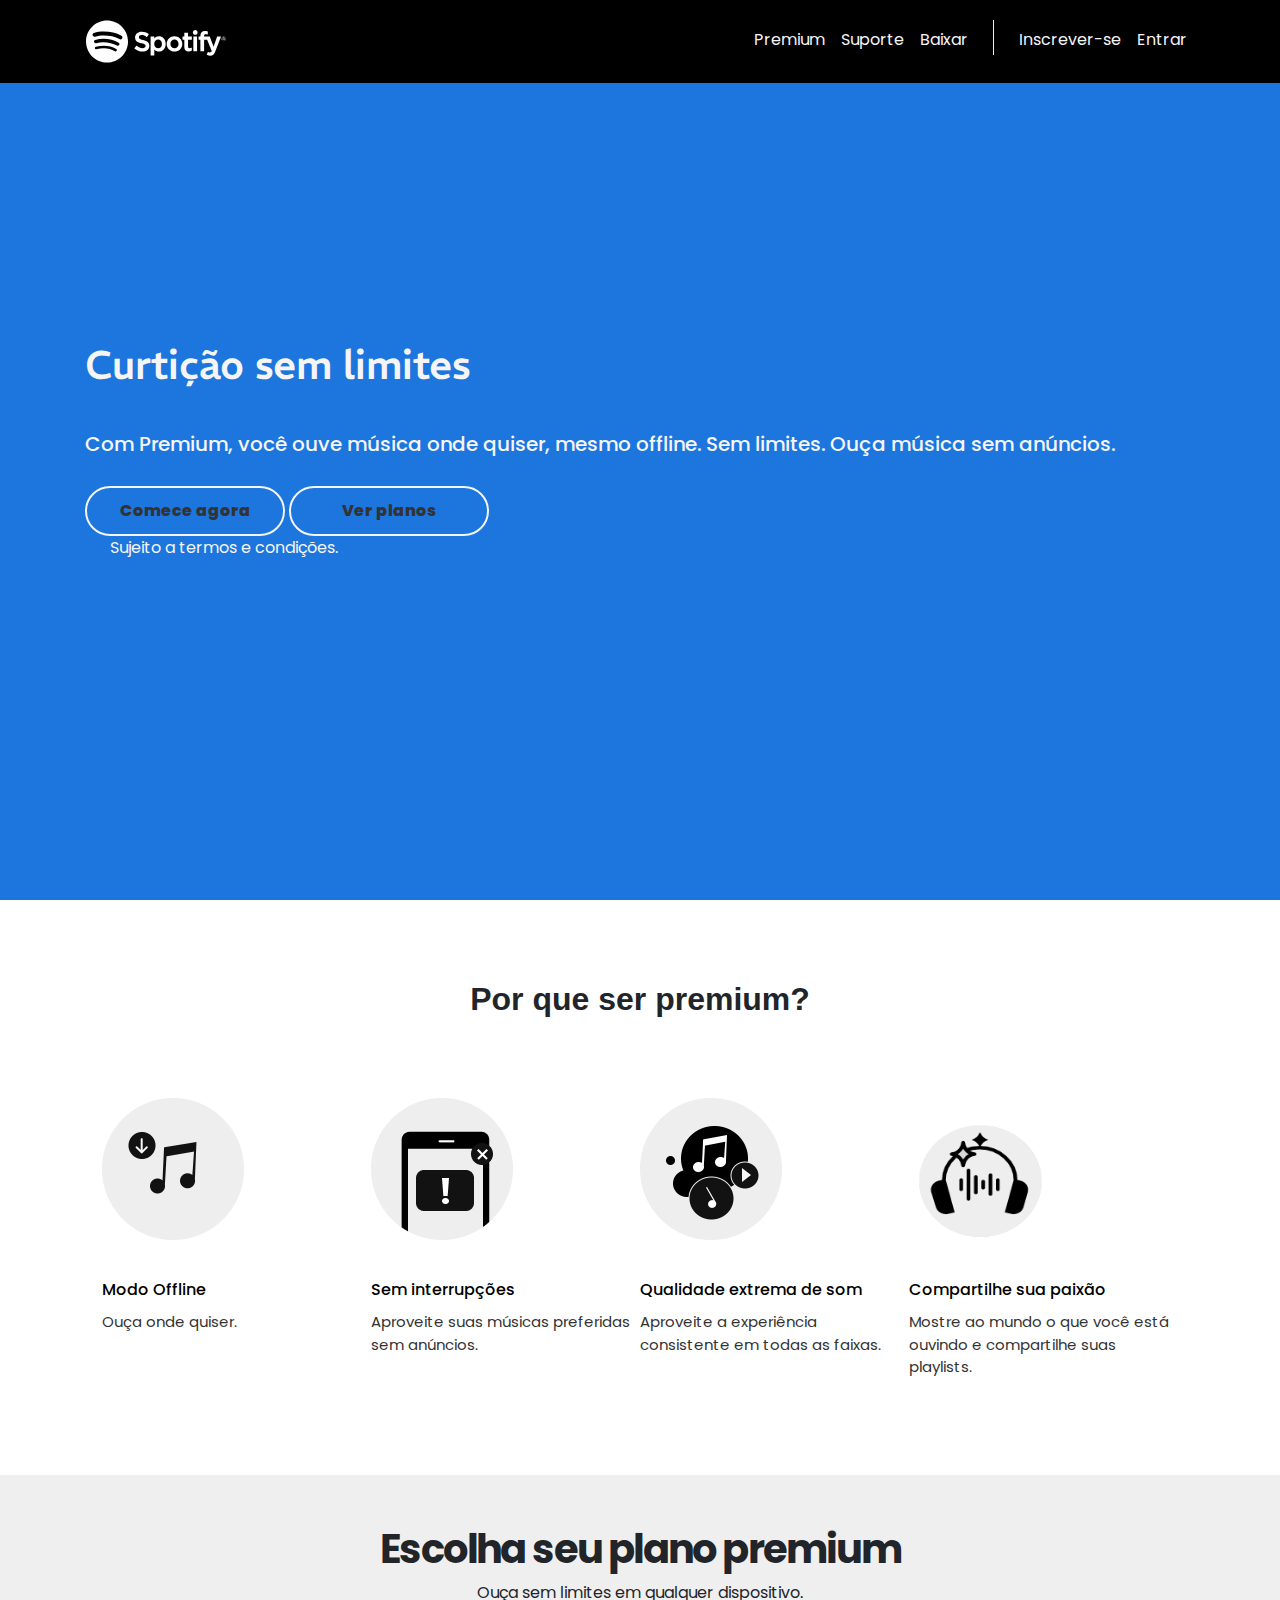
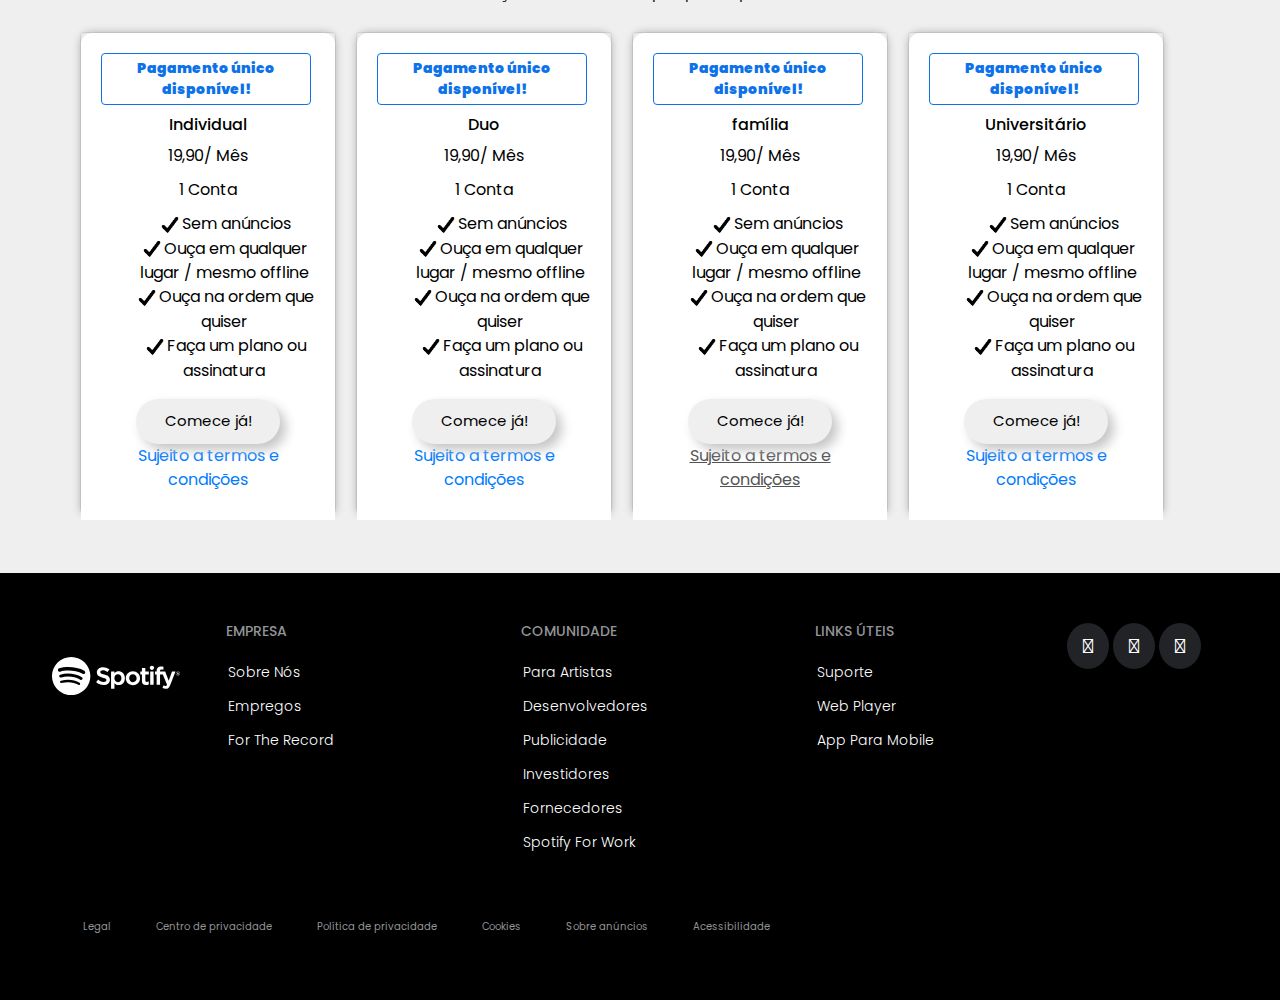
<file: index.html>
<!DOCTYPE html>
<html lang="pt-br">
  <head>
    <meta charset="utf-8">
    <meta name="viewport" content="width=device-width, initial-scale=1, shrink-to-fit=no">

    <!-- Bootstrap CSS -->
    <link rel="stylesheet" href="https://stackpath.bootstrapcdn.com/bootstrap/4.1.3/css/bootstrap.min.css" integrity="sha384-MCw98/SFnGE8fJT3GXwEOngsV7Zt27NXFoaoApmYm81iuXoPkFOJwJ8ERdknLPMO" crossorigin="anonymous">
    <link rel="stylesheet" href="https://cdnjs.cloudflare.com/ajax/libs/font-awesome/4.7.0/css/font-awesome.min.css">
    <link href="https://cdn.jsdelivr.net/npm/bootstrap@5.2.3/dist/css/bootstrap.min.css" rel="stylesheet">
    <!-- Font Awesome -->
    <link rel="stylesheet" href="https://use.fontawesome.com/releases/v5.3.1/css/all.css" integrity="sha384-mzrmE5qonljUremFsqc01SB46JvROS7bZs3IO2EmfFsd15uHvIt+Y8vEf7N7fWAU" crossorigin="anonymous">
    <link rel="stylesheet" href="css/container.css">
    <link rel="stylesheet" href="https://maxcdn.bootstrapcdn.com/bootstrap/4.0.0/css/bootstrap.min.css">
    <link rel="stylesheet" href="https://cdnjs.cloudflare.com/ajax/libs/font-awesome/4.0.3/css/font-awesome.css">
    <link rel="shortcut icon" href="imagens/favicon.png" type="image/x-icon">

    <link rel="stylesheet" type="text/css" href="css/style.css">
    <link rel="stylesheet" href="css/buttons.css">
    <link rel="stylesheet" href="css/pacotes.css">
    <link rel="stylesheet" href="css/rodape.css">
    <title>Música para todos - Spotify</title>
  </head>
  <body>
    
    <header class="container">
        <nav class="navbar navbar-expand-md fixed-top navbar-transparente" >
          <div class="container" >
            <a href="index.html" class="navbar-brand">
              <img src="imagens/spotify.svg" alt="" width="142">
            </a>
          
            <button class="navbar-toggler" data-toggle="collapse" data-target="#nav-principal"> 
            <i class="fas fa-bars text-white"></i>
            </button>


            <div class="collapse navbar-collapse" id="nav-principal">
              <ul class="navbar-nav ml-auto" >
                <li class="nav-item">
                  <a href=" " class="nav-link">Premium</a>
                </li>

                <li class="nav-item">
                  <a href="" class="nav-link">Suporte</a>
                </li>
                <li class="nav-item">
                  <a href="login.html" class="nav-link">Baixar </a>
                </li>
                <li><span class="bar"></span></li>
                <li class="nav-item">
                  <a href=" " class="nav-link"> Inscrever-se </a>
                </li>
                <li class="nav-item">
                  <a href=" " class="nav-link"> Entrar</a>
                </li>
                </ul>
          </div>
        </nav>
    </header>

    <section id="home" class="d-flex">
      <div class="container align-self-center ">
      <div class="row">
        <div class="col-md 12 ">
          <h5>Curtição sem limites</h5>
          <h2>Com Premium, você ouve música onde quiser, mesmo offline. Sem limites. Ouça música sem anúncios.</h2>
          <div class="buttons"> 
            <button class="button type2">
              <span class="btn-txt">Comece agora</span>
            </button>
            <button class="button type1">
              <span class="btn-txt">Ver planos</span>
            </button>
          </div>
        </div>
      </div>
      <a href="https://www.spotify.com/legal/end-user-agreement" class="termos-condicoes">Sujeito a termos e condições.</a>
    </div>
    </section>

    <!--Vantagens premium-->
<section id="conteudo-premium"> 
      <h2>Por que ser premium?</h2>
      <div class="imagem-section">  
      <div class="icon">
        <img src="imagens/iconone.png" alt="Imagem 1">
        <h1>Modo Offline</h1>
        <p>Ouça onde quiser.</p>
      </div>
      
      <div class="icon">
        <img src="imagens/icontwo.png" alt="Imagem 2">
        <h1>Sem interrupções</h1>
        <p>Aproveite suas músicas preferidas sem anúncios.</p>
      </div>
      
      <div class="icon">
        <img src="imagens/iconthree.png" alt="Imagem 3">
        <h1>Qualidade extrema de som</h1>
        <p>Aproveite a experiência consistente em todas as faixas.</p>
      </div>
      
      <div class="icon">
        <img src="imagens/unnamed.png" alt="Imagem 4" >
        <h1>Compartilhe sua paixão</h1>
        <p>Mostre ao mundo o que você está ouvindo e compartilhe suas playlists.</p>
      </div>
    </div>
  </section>

  <!--Sessão de assinatura-->
<div class="texto">
  <h2><strong>Escolha seu plano premium</strong></h2>
  <h4>Ouça sem limites em qualquer dispositivo.</h4>
<div class="container d-flex vantagens-premium">
  <div class="row">
    <div class="col sp">
      <div class="card " style="width: 16rem;">
        <div class="card-body v-premium">
          <span class="alerta">Pagamento único disponível!</span>
              <h6>Individual</h6>
              <p>19,90/ Mês</p>
              <p>1 Conta</p>
              <span class="barra"></span>
              <ul>
                <li><img src="imagens/pngegg (1).png" alt="">Sem anúncios</li>
                <li><img src="imagens/pngegg (1).png" alt="">Ouça em qualquer lugar / mesmo offline</li>
                <li><img src="imagens/pngegg (1).png" alt="">Ouça na ordem que quiser</li>
                <li><img src="imagens/pngegg (1).png" alt="">Faça um plano ou assinatura</li>
              </ul>
              <div class="">
                  <button class="comece-ja" type="button">Comece já!</button>
              </div>
                  <a href="">Sujeito a termos e condições</a>
            </div>
        </div>
    </div>
    <div class="col sp">
      <div class="card " style="width: 16rem;">
        <div class="card-body v-premium">
          <span class="alerta">Pagamento único disponível!</span>
              <h6>Duo</h6>
              <p>19,90/ Mês</p>
              <p>1 Conta</p>
              <span class="barra"></span>
              <ul>
                <li><img src="imagens/pngegg (1).png" alt="">Sem anúncios</li>
                <li><img src="imagens/pngegg (1).png" alt="">Ouça em qualquer lugar / mesmo offline</li>
                <li><img src="imagens/pngegg (1).png" alt="">Ouça na ordem que quiser</li>
                <li><img src="imagens/pngegg (1).png" alt="">Faça um plano ou assinatura</li>
              </ul>
              <div class="">
                  <button class="comece-ja" type="button">Comece já!</button>
              </div>
                  <a href="">Sujeito a termos e condições</a>
            </div>
        </div>
    </div>
    <div class="col sp">
      <div class="card " style="width: 16rem;">
        <div class="card-body v-premium">
          <span class="alerta">Pagamento único disponível!</span>
              <h6>família</h6>
              <p>19,90/ Mês</p>
              <p>1 Conta</p>
              <span class="barra"></span>
              <ul>
                <li><img src="imagens/pngegg (1).png" alt="">Sem anúncios</li>
                <li><img src="imagens/pngegg (1).png" alt="">Ouça em qualquer lugar / mesmo offline</li>
                <li><img src="imagens/pngegg (1).png" alt="">Ouça na ordem que quiser</li>
                <li><img src="imagens/pngegg (1).png" alt="">Faça um plano ou assinatura</li>
              </ul>
              <div class="">
                  <button class="comece-ja" type="button">Comece já!</button>
              </div>
                  <a href="" style="color: rgb(83, 83, 83); text-decoration: underline;">Sujeito a termos e condições</a>
            </div>
        </div>
    </div>
    <div class="col sp">
      <div class="card " style="width: 16rem;">
        <div class="card-body v-premium">
          <span class="alerta">Pagamento único disponível!</span>
              <h6>Universitário</h6>
              <p>19,90/ Mês</p>
              <p>1 Conta</p>
              <span class="barra"></span>
              <ul>
                <li><img src="imagens/pngegg (1).png" alt="">Sem anúncios</li>
                <li><img src="imagens/pngegg (1).png" alt="">Ouça em qualquer lugar / mesmo offline</li>
                <li><img src="imagens/pngegg (1).png" alt="">Ouça na ordem que quiser</li>
                <li><img src="imagens/pngegg (1).png" alt="">Faça um plano ou assinatura</li>
              </ul>
              <div class="">
                  <button class="comece-ja" type="button">Comece já!</button>
              </div>
                  <a href="">Sujeito a termos e condições</a>
            </div>
        </div>
    </div>
  </div>
</div></div>


  <!--Rodapé-->
  <footer>
    <div class="container-footer">
        <div class="row-footer">
          <img src="imagens/spotify.svg" alt="">
            <!-- footer col-->
            <div class="footer-col">
                <h4>Empresa</h4>
                <ul>
                    <li><a href="#"> Sobre nós </a></li>
                    <li><a href=""> Empregos </a></li>
                    <li><a href=""> For the Record </a></li>
                </ul>
            </div>
            <!--end footer col-->
            <!-- footer col-->
            <div class="footer-col">
                <h4>Comunidade</h4>
                <ul>
                    <li><a href="#">Para artistas</a></li>
                    <li><a href="#">Desenvolvedores</a></li>
                    <li><a href="#">Publicidade</a></li>
                    <li><a href="#">Investidores</a></li>
                    <li><a href="#">Fornecedores</a></li>
                    <li><a href="#">Spotify for Work</a></li>
                </ul>
            </div>
            <!--end footer col-->
            <!-- footer col-->
            <div class="footer-col">
                <h4>Links úteis</h4>
                <ul>
                    <li><a href="#">Suporte</a></li>
                    <li><a href="#">Web player</a></li>
                    <li><a href="#">App para mobile</a></li>
                </ul>
            </div>
            <!--end footer col-->
            <!-- footer col-->
            

            <div class="medias-sociais">
              <a class="btn btn-primary btn-lg " style="background-color: #222326; border-radius: 50%; border: none;" href="https://www.facebook.com/Spotify" role="button"><i class="fab fa-facebook"></i></a>
              <a class="btn btn-primary btn-lg " style="background-color: #222326; border-radius: 50%; border: none;" href="https://twitter.com/spotify" role="button"><i class="fab fa-twitter"></i></a>
              <a class="btn btn-primary btn-lg " style="background-color: #222326; border-radius: 50%; border: none;" href="https://instagram.com/spotify" role="button"><i class="fab fa-instagram"></i></a>
            </div>
            <ul class="d-flex">
              <li class="final"><a href="https://www.spotify.com/br-pt/legal/">Legal</a></li>
              <li class="final"><a href="https://www.spotify.com/br-pt/privacy/">Centro de privacidade</a></li>
              <li class="final"><a href="https://www.spotify.com/br-pt/legal/privacy-policy/">Política de privacidade</a></li>
              <li class="final"><a href="https://www.spotify.com/br-pt/legal/cookies-policy/">Cookies</a></li>
              <li class="final"><a href="https://www.spotify.com/br-pt/legal/privacy-policy/#s3">Sobre anúncios</a></li>
              <li class="final"><a href="https://www.spotify.com/br-pt/accessibility/">Acessibilidade</a></li>
            </ul>
            </div>
            <!--end footer col-->
        </div>
    </div>
</footer>

    
    <!-- jQuery primeiro, depois Popper.js, depois Bootstrap JS -->
    <script src="https://code.jquery.com/jquery-3.3.1.slim.min.js" integrity="sha384-q8i/X+965DzO0rT7abK41JStQIAqVgRVzpbzo5smXKp4YfRvH+8abtTE1Pi6jizo" crossorigin="anonymous"></script>
    <script src="https://cdnjs.cloudflare.com/ajax/libs/popper.js/1.14.3/umd/popper.min.js" integrity="sha384-ZMP7rVo3mIykV+2+9J3UJ46jBk0WLaUAdn689aCwoqbBJiSnjAK/l8WvCWPIPm49" crossorigin="anonymous"></script>
    <script src="https://stackpath.bootstrapcdn.com/bootstrap/4.1.3/js/bootstrap.min.js" integrity="sha384-ChfqqxuZUCnJSK3+MXmPNIyE6ZbWh2IMqE241rYiqJxyMiZ6OW/JmZQ5stwEULTy" crossorigin="anonymous"></script>
  </body>
</html>
</file>
<file: css/container.css>
.icon p{
    color: #333;
    line-height: 1.5;
    font-size: 15px;
    padding: 0px
}

.icon h1{
    color: black;
    margin-bottom: 10px; 
    font-size: 16px; 
    padding-top: 40px; 
    line-height: 1.3em;
    
}

.imagem-section{
    display: flex;
    justify-content: space-around;
    padding-left: 8%;
    padding-right: 8%;
    margin-top: 80px;
    margin-bottom: 80px;

}

#conteudo-premium h2{
    text-align: center;
    margin: 80px;
    font-size: 4opx;
    font-weight: 600;
    justify-content: center;
    font-family: Arial, Helvetica, sans-serif;
    font-weight: bold;
}

.icon {
    flex-direction: column;
    justify-content: space-around;
    align-items: center;
    width: 300px;
    
}

.imagem-section img {
    -webkit-box-flex: 1;
    flex-grow: 1;
    width: 142px;
    height: 142px;
    display: flex;
}
</file>
<file: css/style.css>
@import url('https://fonts.googleapis.com/css2?family=Edu+SA+Beginner:wght@500&family=Oswald:wght@200&family=REM:wght@600&family=Recursive&display=swap');

*{
    margin: 0;
    padding: 0;
    max-width: 100%;

}
html,body, #home{
    height: 100%;
    max-width: 100%;
    width: 100%;
    font-family: Arial, Helvetica, sans-serif;
    
}

#home.d-flex{
    background: url(imagens/background.png) linear-gradient();
    background-color: #1d75de;
}

.bar{
    background: #efefef;
    margin: auto 17px;
    display: inline-block;
    height: 35px;
    width: 1px;
    
}

.navbar-nav .nav-link{
    color: whitesmoke;
    list-style: none;
    text-decoration: none;

}

.navbar-nav .nav-link:hover{
    color: #009e52;
}

nav.navbar-transparente{
    background: rgba(0,0,0,1);
    padding: 15px 0px;
    position: fixed;
    z-index: 100;
}



.container h5{
    font-size: 40px;
    padding: 0px;
    color: #f5f5f5;
    font-family: 'REM', sans-serif ;
}

.container h2{
    font-size: 20px;
    padding-top: 35px;
    color: #f5f5f5;
}

.btn-custom{
    color: white;
    border-radius: 500рх;
    -webkit-border-radius: 500px;
    -moz-border-radius: 500px;
    text-transform: uppercase;
    transition: background 0.4s, color 0.4s;
    padding: 10px 25px;

}

.buttons{
    margin-top: 30px;
}


.button-one {
    padding: 14px 32px;
    font-size: 16px;
    background: black;
    color: #f5f5f5;
    font-style: bold;
}

.termos-condicoes{
    color: #f5f5f5;
    padding: 25px;
}

/* Extra small devices (phones, 600px and down) */
@media (max-width: 480px) {
    h5{font-size: 3em;
    
}
    .btn-custom{
        margin: 10px 15px;
        justify-content: center;
    }
    
    #assinatura-premium .col-sm{
        max-width: 90%;
        margin-left: 20px;
    }


}

/* Small devices (portrait tablets and large phones, 600px and up) */
@media (max-width: 600px) {
    h5{font-size: 5em;
    }
    .btn-custom{
        margin: 10px 15px;
        align-items: center;
    }
}
</file>
<file: css/buttons.css>
.button {
    height: 50px;
    width: 200px;
    position: relative;
    background-color: transparent;
    cursor: pointer;
    border: 2px solid #f5f5f5;
    overflow: hidden;
    border-radius: 30px;
    color: #333;
    transition: all 0.5s ease-in-out;
  }
  
  .btn-txt {
    z-index: 1;
    font-weight: 800;
    
  }
  
  .type1::after {
    content: "";
    position: absolute;
    left: 0;
    top: 0;
    transition: all 0.5s ease-in-out;
    background-color: #333;
    border-radius: 30px;
    visibility: hidden;
    height: 10px;
    width: 10px;
    z-index: -1;
  }
  
  .button:hover {
    box-shadow: 1px 1px 200px #252525;
    color: #fff;
    border: none;
  }
  
  .type1:hover::after {
    visibility: visible;
    transform: scale(100) translateX(2px);
  }

button .type2{
    height: 50px;
    width: 200px;
    position: relative;
    background-color: transparent;
    cursor: pointer;
    border: 2px solid #252525;
    overflow: hidden;
    border-radius: 30px;
    color: #333;
    transition: all 0.5s ease-in-out;
}

.termos-condicoes{
  
}

/* Botão de começe já nos cards dos planos*/

.comece-ja{
  width: 9rem;
  height: 3em;
  border-radius: 30em;
  font-size: 15px;
  font-family: inherit;
  border: none;
  position: relative;
  overflow: hidden;
  z-index: 1;
  box-shadow: 6px 6px 12px #c5c5c5,
  -6px -6px 12px #ffffff;

}

.comece-ja:before {
  content: '';
  width: 0;
  height: 3em;
  border-radius: 30em;
  position: absolute;
  top: 0;
  left: 0;
  background-image: linear-gradient(to right, #0fd850 0%, #f9f047 100%);
  transition: .5s ease;
  display: block;
  z-index: -1;
}

.comece-ja:hover::before {
  width: 9em;
}
</file>
<file: css/pacotes.css>
.vantagens-premium h1{
    font-size: 40px;
    letter-spacing: -1.6px;
    color: black;
    font-weight: bold;
}

.vantagens-premium p{
    font-size: 16px;
    font-weight: normal;
    margin: 10px 0px;
    justify-content: center;
    padding: 0px;
    color: black;
}
/*Texto acima dos planos*/
.texto{
    text-align: center;
    justify-content: center;
    margin: auto;
    background: #efefef;
    padding-bottom: 50px;
    padding-top:50px ;
}

.texto h2{
    font-size: 40px;
    letter-spacing: -1.6px;
}

.texto h4{
    font-size: 16px;
    font-weight: normal;
    margin: 10px 0px;
    text-align: center;
    padding-bottom: 10px;

}

.vantagens-premium .col-sm .alerta{
    border-radius: 4px;
    font-size: 14px;
    padding: 4px 8px;
    
    font-weight: 900;
    margin: 0px 4px 10px 0px;
    margin-block: 0px 10px;
    color: rgb(13, 114, 234);
    background-color: rgb(255, 255, 255);
    border: 1px solid rgb(13, 114, 234);
    
}

.barra{
    width: 90%;
    height: 2px;
    border-radius: 3px;
    background: gray;
    margin: 5px auto;
    transition: .3s;
}

.vantagens-premium ul li img{
    width: 24px;
    height: 24px;
}

.v-premium{
    background-color: #fff;
    flex-basis: auto;
    align-items: center;
    justify-content: space-around;
    color: rgb(0, 0, 0);
    border-radius: 10px 10px 0px 0px;
    padding-top: 20px;
    padding-bottom: 20px;
    box-shadow: rgb(255, 255, 255) 0px 8px 0px 0px, rgba(0, 0, 0, 0.3) 0px 0px 8px;
    width: 280px;
    
}

.v-premium ul li {
    list-style: none;
}

.alerta{
    border-radius: 4px;
    font-size: 14px;
    padding: 4px 8px;
    display: inline-block;
    font-weight: 900;
    margin: 0px 4px 10px 0px;
    margin-block: 0px 10px;
    color: rgb(13, 114, 234);
    background-color: rgb(255, 255, 255);
    border: 1px solid rgb(13, 114, 234);
}

.button-assinatura{
    position: relative;
    color: var(--text-base,#000000);
    border-radius: 500px;
    font-size: inherit;
    display: flex;
    -webkit-box-align: center;
    align-items: center;

}

.sp{
    padding: 10px;
}
</file>
<file: css/rodape.css>
@import url('https://fonts.googleapis.com/css2?family=Poppins:wght@300;400;500;600&display=swap');
*{
    margin: 0;
    padding: 0;
    box-sizing: border-box;
    font-family: 'Poppins', sans-serif;
}
footer{
    background-color: black;
    padding: 50px 0;
    max-width: 100%;
}
.container-footer{
    max-width: 1400px;
    padding: 0 4%;
    margin: auto;
}
.row-footer{
    display: flex;
    flex-wrap: wrap;
}

.footer-col{
    width: 25%;
    padding: 0 15px;
}
.footer-col h4{
    font-size: 14px;
    color: #919496;
    margin-bottom: 20px;
    font-weight: 450;
    position: relative;
    text-transform: uppercase;
    padding-left: 30px;
}
.footer-col ul{
    list-style: none;
}
.footer-col ul li{
    margin: 10px 0;
}
.footer-col ul li a{
    font-size: 14px;
    text-transform: capitalize;
    color: white;
    padding-top: 3px;
    text-decoration: none;
    font-weight: 300;
    display: block;
    transition: all 0.3s ease;
}
.footer-col ul li a:hover{
    color: #009e52;
    padding-left: 10px;
}

.footer-col .form-sub input{
    width: 100%;
    padding: 10px;
    font-size: 15px;
    outline: none;
    border: 1px solid white;
    color: white;
    background-color: #415aca;
}
.footer-col .form-sub input::placeholder{
    color: white;
}
.footer-col .form-sub button{
    width: 100%;
    margin-top: 10px;
    padding: 10px; 
    font-size: 17px;
    outline: none;
    border: none;
    cursor: pointer;
    color: #415aca;
    border-radius: 3px;
    font-weight: bold;
    background-color: white;        
}
/* Responsivo */
@media (max-width: 800px) {
    .footer-col{
        width: 50%;
        margin-bottom: 30px;
    }
}
@media (max-width:600px) {
    .footer-col{
        width: 100%;
    }
    .container-footer img{
        align-self: center;
        justify-content: center;
        float: center;
        text-align: center;
        margin: 60px;
    }
}

.container-footer img{
    width: 130px;
    padding-bottom: 140px;
}

.final{
    list-style: none;
    justify-content: space-around;
    text-decoration: none;
    margin: 0 45px 0 0;
    padding: 20 0 0 15px;
    font-size: 10px;
    padding-top: 50px;
}

.final a{
    text-decoration: none;
    color: #919496;
}

.final a:hover{
    color: #009e52;
}

.medias-sociais{
    padding-left: 3px;
}

@media (max-width: 420px){
    .medias-sociais{
        padding-left: 48px;
    }
}
</file>
